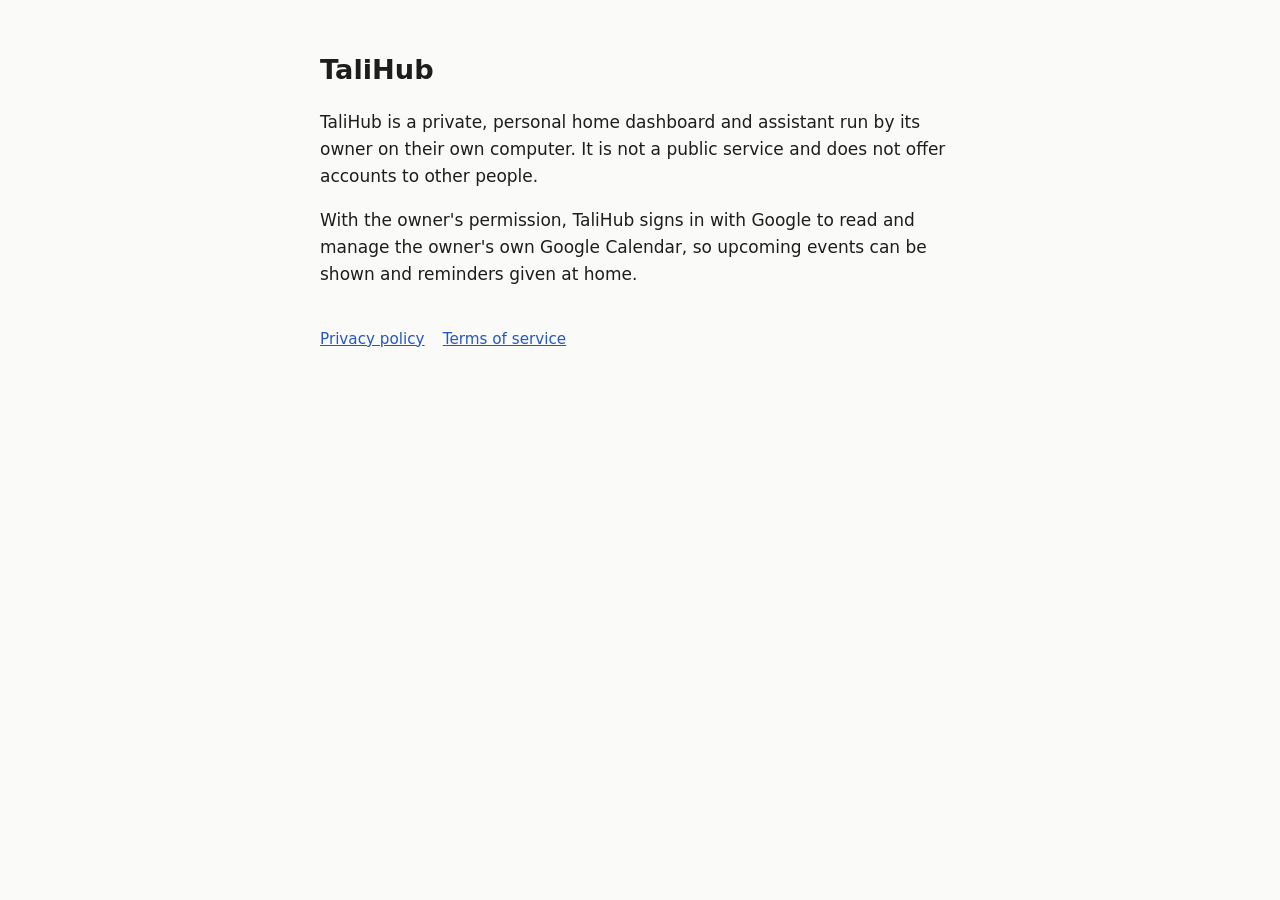
<file: index.html>
<!doctype html><html lang="en"><head><meta charset="utf-8"><meta name="viewport" content="width=device-width,initial-scale=1">
<title>TaliHub</title><link rel="stylesheet" href="style.css"></head><body><main>
<h1>TaliHub</h1>
<p>TaliHub is a private, personal home dashboard and assistant run by its owner on their own computer. It is not a public service and does not offer accounts to other people.</p>
<p>With the owner's permission, TaliHub signs in with Google to read and manage the owner's own Google Calendar, so upcoming events can be shown and reminders given at home.</p>
<nav><a href="privacy.html">Privacy policy</a><a href="terms.html">Terms of service</a></nav>
</main></body></html>
</file>
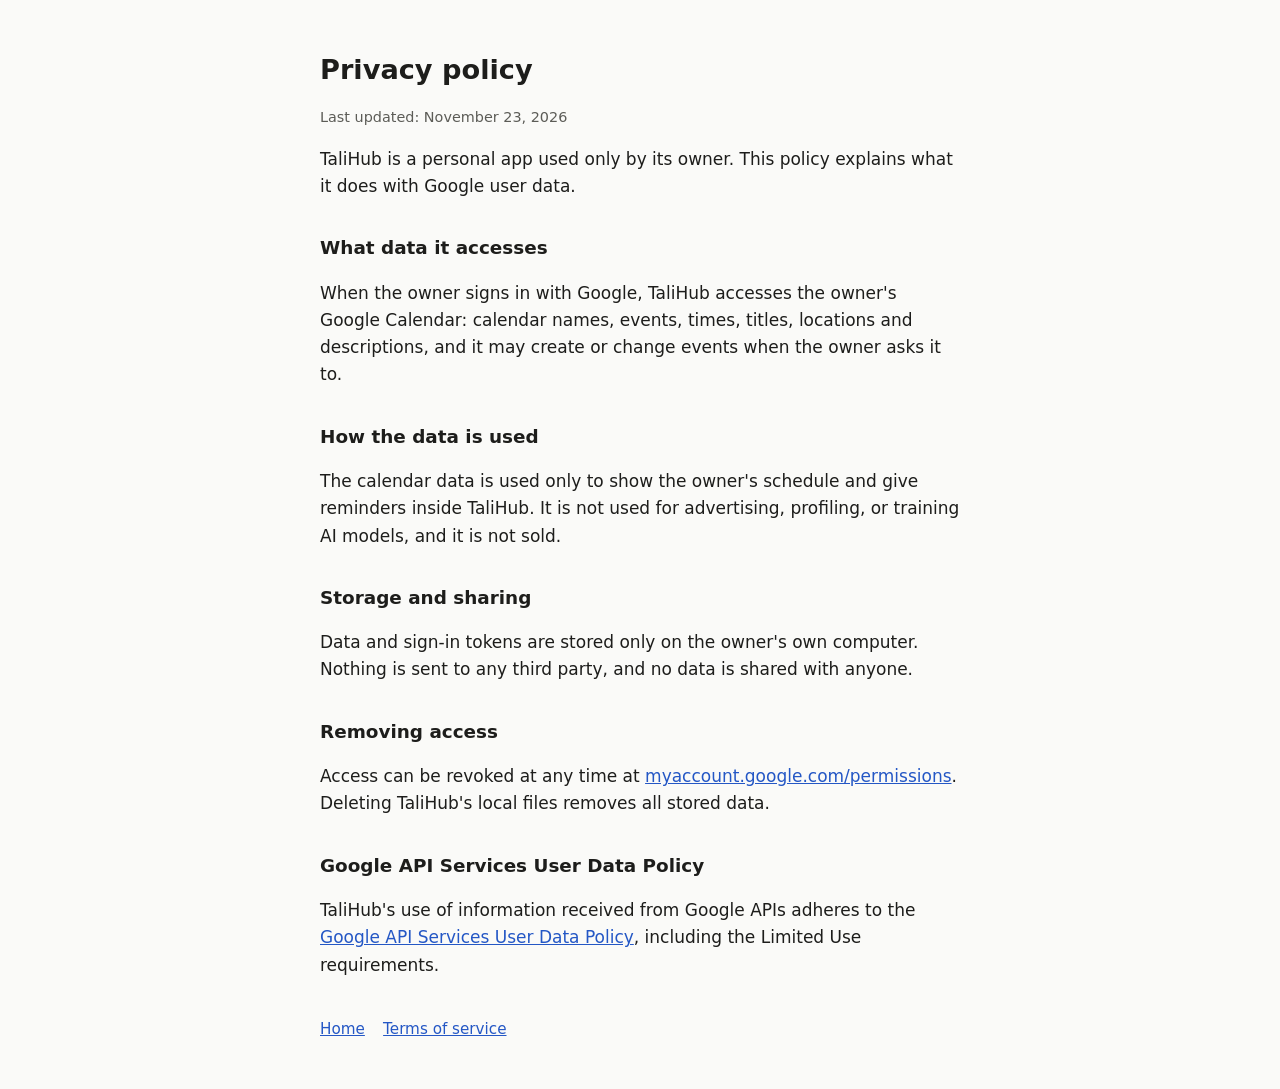
<file: privacy.html>
<!doctype html><html lang="en"><head><meta charset="utf-8"><meta name="viewport" content="width=device-width,initial-scale=1">
<title>TaliHub Privacy</title><link rel="stylesheet" href="style.css"></head><body><main>
<h1>Privacy policy</h1>
<p class="muted">Last updated: November 23, 2026</p>
<p>TaliHub is a personal app used only by its owner. This policy explains what it does with Google user data.</p>
<h2>What data it accesses</h2>
<p>When the owner signs in with Google, TaliHub accesses the owner's Google Calendar: calendar names, events, times, titles, locations and descriptions, and it may create or change events when the owner asks it to.</p>
<h2>How the data is used</h2>
<p>The calendar data is used only to show the owner's schedule and give reminders inside TaliHub. It is not used for advertising, profiling, or training AI models, and it is not sold.</p>
<h2>Storage and sharing</h2>
<p>Data and sign-in tokens are stored only on the owner's own computer. Nothing is sent to any third party, and no data is shared with anyone.</p>
<h2>Removing access</h2>
<p>Access can be revoked at any time at <a href="https://myaccount.google.com/permissions">myaccount.google.com/permissions</a>. Deleting TaliHub's local files removes all stored data.</p>
<h2>Google API Services User Data Policy</h2>
<p>TaliHub's use of information received from Google APIs adheres to the <a href="https://developers.google.com/terms/api-services-user-data-policy">Google API Services User Data Policy</a>, including the Limited Use requirements.</p>
<nav><a href="index.html">Home</a><a href="terms.html">Terms of service</a></nav>
</main></body></html>
</file>
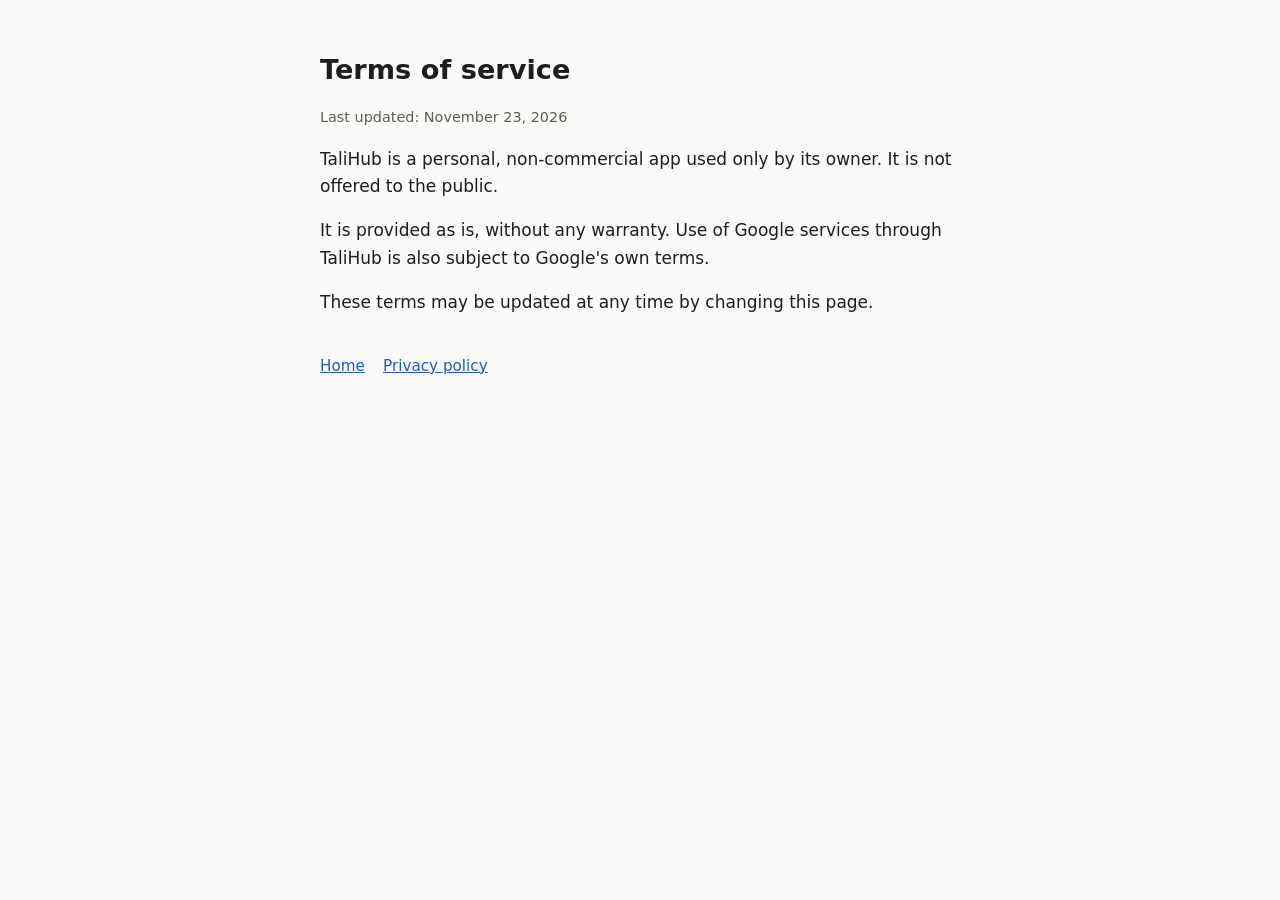
<file: terms.html>
<!doctype html><html lang="en"><head><meta charset="utf-8"><meta name="viewport" content="width=device-width,initial-scale=1">
<title>TaliHub Terms</title><link rel="stylesheet" href="style.css"></head><body><main>
<h1>Terms of service</h1>
<p class="muted">Last updated: November 23, 2026</p>
<p>TaliHub is a personal, non-commercial app used only by its owner. It is not offered to the public.</p>
<p>It is provided as is, without any warranty. Use of Google services through TaliHub is also subject to Google's own terms.</p>
<p>These terms may be updated at any time by changing this page.</p>
<nav><a href="index.html">Home</a><a href="privacy.html">Privacy policy</a></nav>
</main></body></html>
</file>
<file: style.css>
:root{--bg:#fafaf8;--fg:#1d1d1b;--muted:#5c5c57;--link:#2457c5}
@media (prefers-color-scheme:dark){:root{--bg:#161615;--fg:#ececea;--muted:#a3a39d;--link:#8fb0ff}}
body{margin:0;background:var(--bg);color:var(--fg);font:17px/1.6 system-ui,-apple-system,"Segoe UI",sans-serif}
main{max-width:640px;margin:0 auto;padding:48px 16px}
h1{font-size:1.7rem;margin:0 0 .3em}h2{font-size:1.15rem;margin-top:1.8em}
p,li{color:var(--fg)}.muted{color:var(--muted);font-size:.9rem}a{color:var(--link)}
nav{margin-top:2.5em;font-size:.95rem}nav a{margin-right:1.2em}
</file>
